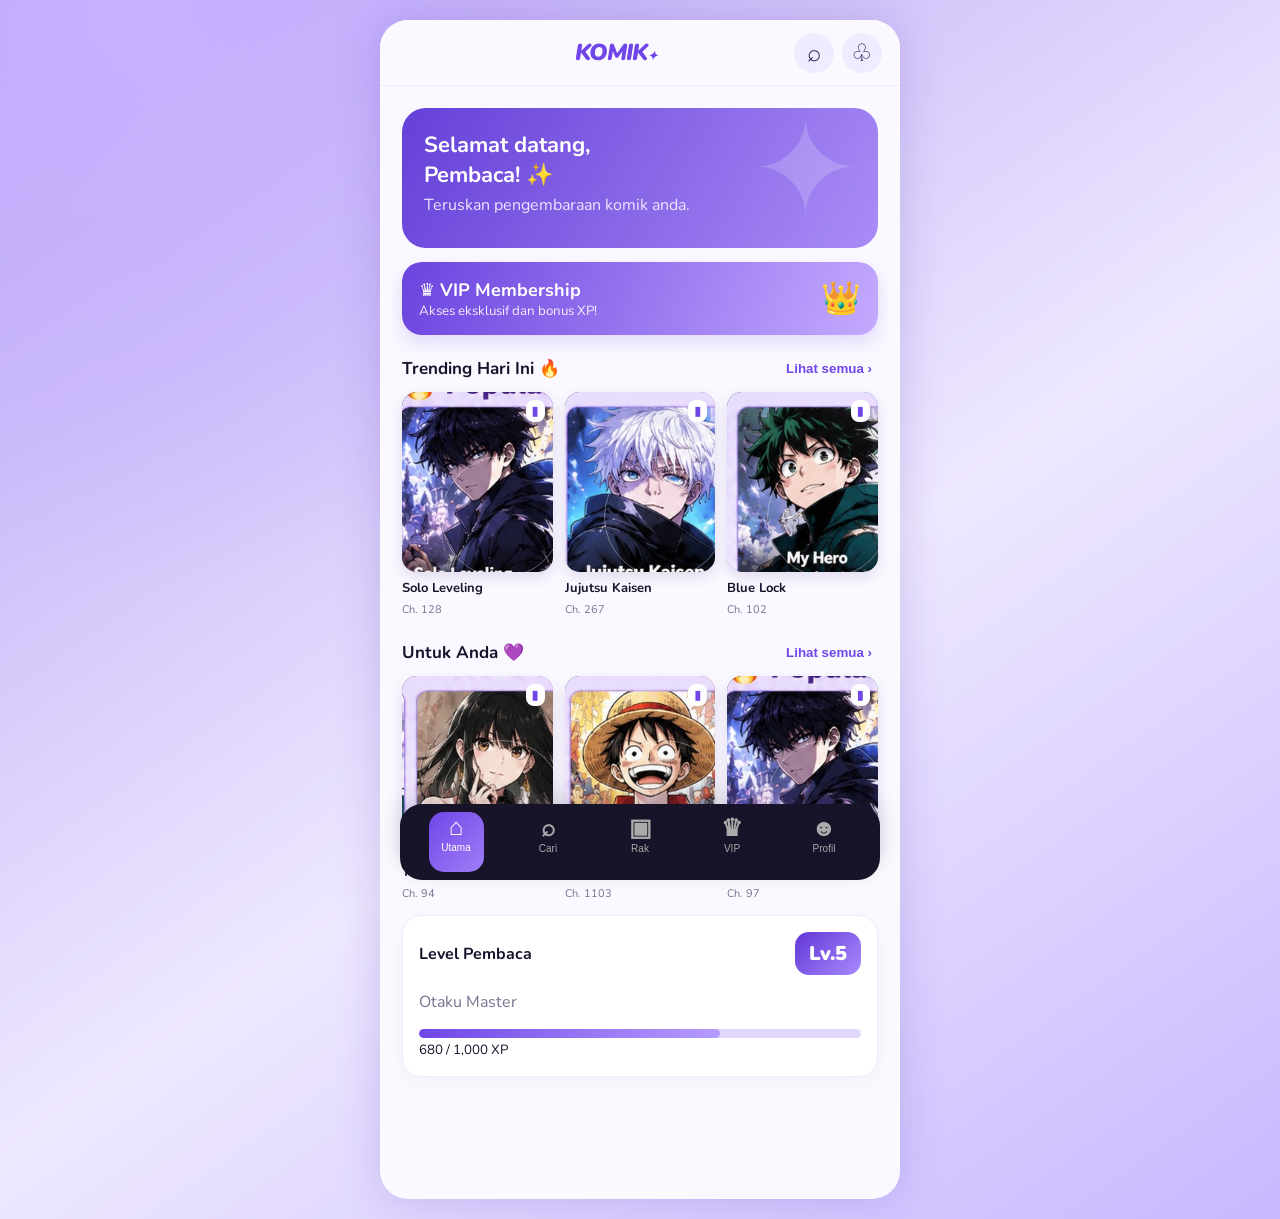
<file: index.html>
<!doctype html>
<html lang="ms">
<head>
<meta charset="utf-8"><meta name="viewport" content="width=device-width,initial-scale=1,viewport-fit=cover">
<meta name="theme-color" content="#7650e8"><meta name="description" content="KOMIK — Baca, nikmati, naik level.">
<link rel="manifest" href="manifest.webmanifest"><link rel="icon" href="icon.svg">
<link rel="stylesheet" href="style.css"><title>KOMIK</title>
</head>
<body>
<div class="app-shell">
<header class="topbar"><button class="icon-btn" id="backBtn" aria-label="Kembali">‹</button><div class="brand">KOMIK<span>✦</span></div><div class="top-actions"><button class="icon-btn" id="searchBtn">⌕</button><button class="icon-btn" id="notifBtn">♧</button></div></header>
<main id="view" aria-live="polite"></main>
<nav class="bottom-nav">
<button data-page="home" class="nav-item active"><b>⌂</b><small>Utama</small></button>
<button data-page="search" class="nav-item"><b>⌕</b><small>Cari</small></button>
<button data-page="library" class="nav-item"><b>▣</b><small>Rak</small></button>
<button data-page="vip" class="nav-item"><b>♛</b><small>VIP</small></button>
<button data-page="profile" class="nav-item"><b>☻</b><small>Profil</small></button>
</nav>
</div>
<div id="toast" class="toast"></div>
<script src="app.js"></script>
</body></html>
</file>
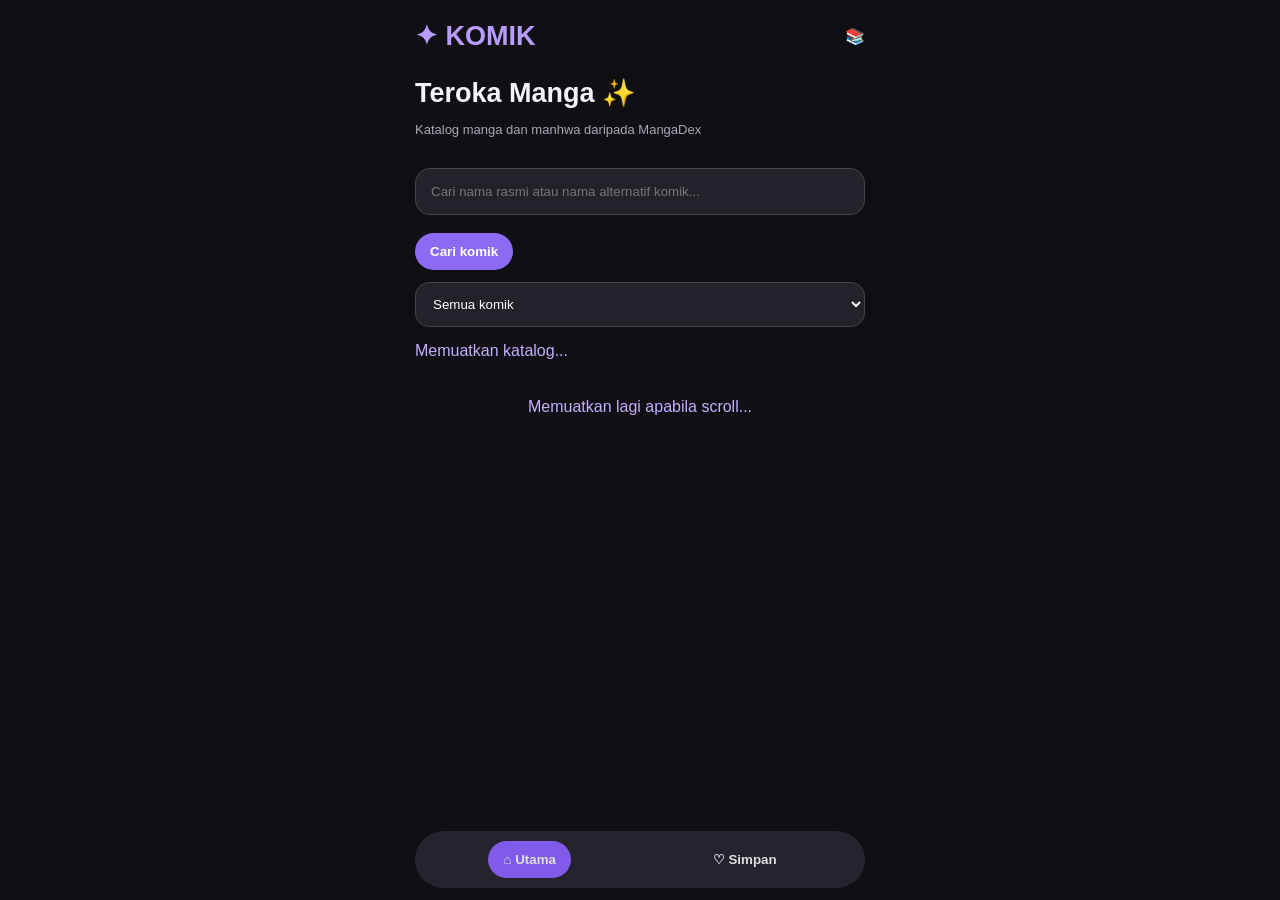
<file: app/src/main/assets/index.html>
<!DOCTYPE html>
<html lang="ms">
<head>
<meta charset="UTF-8">
<meta name="viewport" content="width=device-width,initial-scale=1">
<meta name="theme-color" content="#101014">
<title>KOMIK</title>
<style>
*{box-sizing:border-box}
body{margin:0;background:#101014;color:#f4f2fa;font-family:Arial,sans-serif}
.app{max-width:480px;margin:auto;padding:20px 15px 90px}
header{display:flex;justify-content:space-between;align-items:center}
.logo{font-size:27px;font-weight:900;color:#b99cff}
h1{font-size:27px;margin:25px 0 5px}
p{color:#aaa5b7;font-size:13px}
input{width:100%;padding:15px;border-radius:15px;border:1px solid #444;background:#22222b;color:white;margin:18px 0}
button{border:0;padding:11px 15px;border-radius:20px;background:#8c6af2;color:white;font-weight:bold}
.grid{display:grid;grid-template-columns:repeat(2,1fr);gap:13px;margin-top:18px}
.book{background:#1d1c25;padding:9px;border-radius:16px;overflow:hidden}
.book img{width:100%;height:190px;object-fit:cover;border-radius:11px;background:#302943}
.book b{display:block;margin:9px 0;font-size:14px}
.book small{color:#aaa5b7}
.page{display:none}.page.active{display:block}
.nav{position:fixed;bottom:12px;left:50%;transform:translateX(-50%);width:94%;max-width:450px;background:#25232e;border-radius:35px;padding:10px;display:flex;justify-content:space-around}
.nav button{background:transparent;color:#ddd}
.nav button.active{background:#805bea}
.item{padding:15px;background:#201e29;border-radius:13px;margin:9px 0}
.reader img{width:100%;display:block}
#status{color:#c5adff;margin:15px 0}
</style>
</head>
<body>
<main class="app">
<header><div class="logo">✦ KOMIK</div><span>📚</span></header>

<section id="home" class="page active">
<h1>Teroka Manga ✨</h1>
<p>Katalog manga dan manhwa daripada MangaDex</p>
<input id="query" placeholder="Cari nama rasmi atau nama alternatif komik..." onkeydown="if(event.key==='Enter')search()">
<button onclick="search()">Cari komik</button>
<select id="category" onchange="search()" style="width:100%;padding:13px;border-radius:14px;background:#22222b;color:white;border:1px solid #444;margin-top:12px">
<option value="">Semua komik</option>
<option value="ja">🇯🇵 Manga</option>
<option value="ko">🇰🇷 Manhwa</option>
<option value="zh">🇨🇳 Manhua</option>
</select>
<div id="status">Memuatkan katalog...</div>
<div class="grid" id="books"></div>
<div id="catalogSentinel" style="text-align:center;padding:20px;color:#c5adff">Memuatkan lagi apabila scroll...</div>
</section>

<section id="details" class="page">
<button onclick="go('home')">← Kembali</button>
<div id="detail"></div>
<h2>Senarai Chapter</h2>
<div id="chapters"></div>
</section>

<section id="reader" class="page">
<button onclick="go('details')">← Kembali</button>
<h2 id="readerTitle">Pembaca KOMIK</h2>
<div id="readerPages" class="reader"></div>
</section>

<section id="saved" class="page">
<h1>Bookmark ♡</h1>
<div id="savedBooks"></div>
</section>
</main>

<nav class="nav">
<button class="active" onclick="go('home')">⌂ Utama</button>
<button onclick="go('saved')">♡ Simpan</button>
</nav>

<script>
const API='https://api.mangadex.org';
let currentManga=null;
let saved=JSON.parse(localStorage.getItem('mdsaved')||'[]');

function api(path){
 return new Promise((resolve,reject)=>{
  try{
   const result=MangaApi.get(path);
   const data=JSON.parse(result);
   if(data.error) reject(Error(data.error));
   else resolve(data);
  }catch(e){reject(e)}
 });
}

function go(id){
 document.querySelectorAll('.page').forEach(x=>x.classList.remove('active'));
 document.getElementById(id).classList.add('active');
 document.querySelectorAll('.nav button').forEach(x=>x.classList.remove('active'));
 window.scrollTo(0,0);
 if(id==='saved')renderSaved();
}

function titleOf(m){
 const t=m.attributes.title||{};
 return t.en||Object.values(t)[0]||'Unknown title';
}

function coverOf(m){
 const rel=(m.relationships||[]).find(x=>x.type==='cover_art');
 if(!rel)return '';
 const file=rel.attributes?.fileName;
 return file?'https://uploads.mangadex.org/covers/'+m.id+'/'+file+'.256.jpg':'';
}

function originInfo(m){
 const lang=(m.attributes?.originalLanguage||'').toLowerCase();
 if(lang==='ja') return {flag:'🇯🇵',label:'MANGA',country:'Jepun'};
 if(lang==='ko') return {flag:'🇰🇷',label:'MANHWA',country:'Korea'};
 if(lang.startsWith('zh')) return {flag:'🇨🇳',label:'MANHUA',country:'China'};
 return {flag:'🌐',label:'TIDAK DIKETAHUI',country:'Asal tidak diketahui'};
}

function alternateTitlesOf(m){
 const titles=m.attributes?.altTitles||[];
 const main=titleOf(m).toLowerCase();
 return [...new Set(titles.flatMap(x=>Object.values(x||{}))
  .filter(x=>x&&x.toLowerCase()!==main))].slice(0,2);
}

function card(m){
 const name=titleOf(m);
 const aliases=alternateTitlesOf(m);
 const img=coverOf(m);
 const origin=originInfo(m);
 return `<div class="book">
 <div style="display:inline-block;background:#eadcff;color:#6336a5;padding:5px 9px;border-radius:12px;font-size:12px;font-weight:bold;margin-bottom:6px">${origin.flag} ${origin.label}</div>
 <img src="${img}" loading="lazy" alt="Cover">
 <b>${escapeHtml(name)}</b>
 <small>${origin.country}</small>
 ${aliases.length?`<small style="display:block;margin-top:5px;color:#c5adff">Nama lain: ${aliases.map(escapeHtml).join(' • ')}</small>`:''}
 <p><button onclick="openManga('${m.id}')">Lihat chapter</button>
 <button onclick="bookmark('${m.id}')">♡</button></p>
 </div>`;
}

function escapeHtml(s){
 return String(s).replace(/[&<>"']/g,c=>({'&':'&amp;','<':'&lt;','>':'&gt;','"':'&quot;',"'":'&#39;'}[c]));
}


let mangaOffset = 0;
const mangaLimit = 100;
let mangaQuery = '';
let mangaTotal = 0;\nlet mangaLoading = false;\nlet chapterLoading = false;

async function search(){
 mangaQuery=document.getElementById('query').value.trim();
 mangaOffset=0;
 document.getElementById('books').innerHTML='';
 await loadManga(false);
}

async function loadMore(){
 await loadManga(true);
}

async function loadManga(append){
 if(mangaLoading) return;
 mangaLoading=true;

 const status=document.getElementById('status');
 const books=document.getElementById('books');
 const sentinel=document.getElementById('catalogSentinel');

 status.textContent='Sedang memuatkan komik...';
 sentinel.textContent='Memuatkan...';

 try{
  const category=document.getElementById('category').value;
  let lang='';
  if(category==='ja') lang='&originalLanguage[]=ja';
  if(category==='ko') lang='&originalLanguage[]=ko';
  if(category==='zh') lang='&originalLanguage[]=zh&originalLanguage[]=zh-hk&originalLanguage[]=zh-ro';

  const path='/manga?limit=100&offset='+mangaOffset+
   '&includes[]=cover_art&order[followedCount]=desc'+
   '&contentRating[]=safe&contentRating[]=suggestive'+
   lang+
   (mangaQuery?'&title='+encodeURIComponent(mangaQuery):'');

  const result=await api(path);
  const items=result.data||[];
  mangaTotal=result.total||0;

  if(!append) books.innerHTML='';

  if(items.length){
   books.insertAdjacentHTML('beforeend',items.map(card).join(''));
  }

  mangaOffset+=items.length;

  status.textContent='Ditemui '+books.querySelectorAll('.book').length+
   ' daripada '+mangaTotal+' tajuk';

  if(!items.length && !append){
   books.innerHTML='<p>Tiada tajuk ditemui.</p>';
  }

  if(mangaOffset>=mangaTotal || !items.length){
   sentinel.textContent='Semua tajuk yang tersedia telah dimuatkan.';
   sentinel.dataset.done='yes';
  }else{
   sentinel.textContent='Scroll ke bawah untuk memuatkan lagi komik';
   sentinel.dataset.done='no';
   if(catalogObserver) catalogObserver.observe(sentinel);
  }
 }catch(e){
  status.textContent='Gagal: '+e.message;
  sentinel.textContent='Gagal memuatkan. Scroll atau cuba cari semula.';
 }finally{
  mangaLoading=false;
 }
}

let chapterOffset = 0;
let chapterTotal = 0;

async function openManga(id){
 go('details');
 currentManga=id;
 chapterOffset=0;
 chapterTotal=0;
 document.getElementById('detail').innerHTML='<p>Memuatkan maklumat...</p>';
 document.getElementById('chapters').innerHTML='';
 try{
  const m=await api('/manga/'+id+'?includes[]=cover_art');
  const x=m.data;
  document.getElementById('detail').innerHTML=
   `<h1>${escapeHtml(titleOf(x))}</h1>
   <img style="width:145px;border-radius:12px" src="${coverOf(x)}">
   <p>${escapeHtml(x.attributes.description?.en||'Tiada sinopsis tersedia.')}</p>
   <button onclick="bookmark('${id}')">♡ Bookmark</button>`;
  await loadChapters(id,false);
 }catch(e){
  document.getElementById('detail').innerHTML='<p>Gagal memuatkan: '+escapeHtml(e.message)+'</p>';
 }
}

async function loadChapters(id,append=false){
 if(chapterLoading) return;
 chapterLoading=true;

 const el=document.getElementById('chapters');
 const oldSentinel=document.getElementById('chapterSentinel');
 if(oldSentinel) oldSentinel.remove();

 if(!append) el.innerHTML='<p>Memuatkan chapter...</p>';

 try{
  const path='/manga/'+id+'/feed?limit=100&offset='+chapterOffset+
   '&translatedLanguage[]=id&translatedLanguage[]=en&order[chapter]=desc';

  const feed=await api(path);
  if(id!==currentManga) return;

  const items=feed.data||[];
  chapterTotal=feed.total||0;

  if(!append) el.innerHTML='';

  const html=items.map(c=>
   `<div class="item">
   <b>Chapter ${escapeHtml(c.attributes.chapter||'?')}</b>
   <p>${escapeHtml(c.attributes.title||'')}</p>
   <button onclick="readChapter('${c.id}')">Baca</button>
   </div>`
  ).join('');

  el.insertAdjacentHTML('beforeend',html);
  chapterOffset+=items.length;

  if(!chapterOffset){
   el.innerHTML='<p>Belum ada chapter tersedia.</p>';
  }else if(chapterOffset<chapterTotal && items.length){
   el.insertAdjacentHTML('beforeend',
    '<div id="chapterSentinel" style="text-align:center;padding:20px;color:#c5adff">Scroll untuk memuatkan chapter seterusnya...</div>');
   if(chapterObserver) chapterObserver.observe(document.getElementById('chapterSentinel'));
  }else{
   el.insertAdjacentHTML('beforeend',
    '<p>Semua chapter yang tersedia telah dimuatkan.</p>');
  }
 }catch(e){
  el.insertAdjacentHTML('beforeend',
   '<p>Gagal memuatkan chapter: '+escapeHtml(e.message)+'</p>');
 }finally{
  chapterLoading=false;
 }
}

async function readChapter(id){
 go('reader');
 document.getElementById('readerPages').innerHTML='<p>Memuatkan halaman...</p>';
 try{
  const result=await api('/at-home/server/'+id);
  const ch=result.chapter;
  const files=ch.dataSaver?.length?ch.dataSaver:ch.data;
  const quality=ch.dataSaver?.length?'data-saver':'data';
  document.getElementById('readerPages').innerHTML=files.map(f=>
   `<img loading="lazy" src="${result.baseUrl}/${quality}/${ch.hash}/${encodeURIComponent(f)}">`
  ).join('');
 }catch(e){
  document.getElementById('readerPages').innerHTML='<p>Gagal memuatkan halaman: '+escapeHtml(e.message)+'</p>';
 }
}

function bookmark(id){
 saved=saved.includes(id)?saved.filter(x=>x!==id):[...saved,id];
 localStorage.setItem('mdsaved',JSON.stringify(saved));
 alert('Bookmark dikemaskini');
}

async function renderSaved(){
 const el=document.getElementById('savedBooks');
 el.innerHTML='<p>Memuatkan bookmark...</p>';
 if(!saved.length){el.innerHTML='<p>Belum ada bookmark.</p>';return}
 try{
  const result=await api('/manga?limit=100&ids[]='+saved.join('&ids[]=')+'&includes[]=cover_art');
  el.innerHTML='<div class="grid">'+result.data.map(card).join('')+'</div>';
 }catch(e){el.innerHTML='<p>'+escapeHtml(e.message)+'</p>'}
}


let catalogObserver=null;
let chapterObserver=null;

if('IntersectionObserver' in window){
 catalogObserver=new IntersectionObserver(entries=>{
  if(entries.some(x=>x.isIntersecting) &&
     document.getElementById('home').classList.contains('active') &&
     document.getElementById('catalogSentinel').dataset.done!=='yes'){
   loadManga(true);
  }
 },{rootMargin:'500px'});

 chapterObserver=new IntersectionObserver(entries=>{
  if(entries.some(x=>x.isIntersecting) &&
     document.getElementById('details').classList.contains('active') &&
     currentManga){
   loadChapters(currentManga,true);
  }
 },{rootMargin:'500px'});
}else{
 window.addEventListener('scroll',()=>{
  if(window.innerHeight+window.scrollY>=document.body.offsetHeight-500){
   if(document.getElementById('home').classList.contains('active')) loadManga(true);
   if(document.getElementById('details').classList.contains('active') && currentManga) loadChapters(currentManga,true);
  }
 });
}

search();
</script>
</body>
</html>
</file>
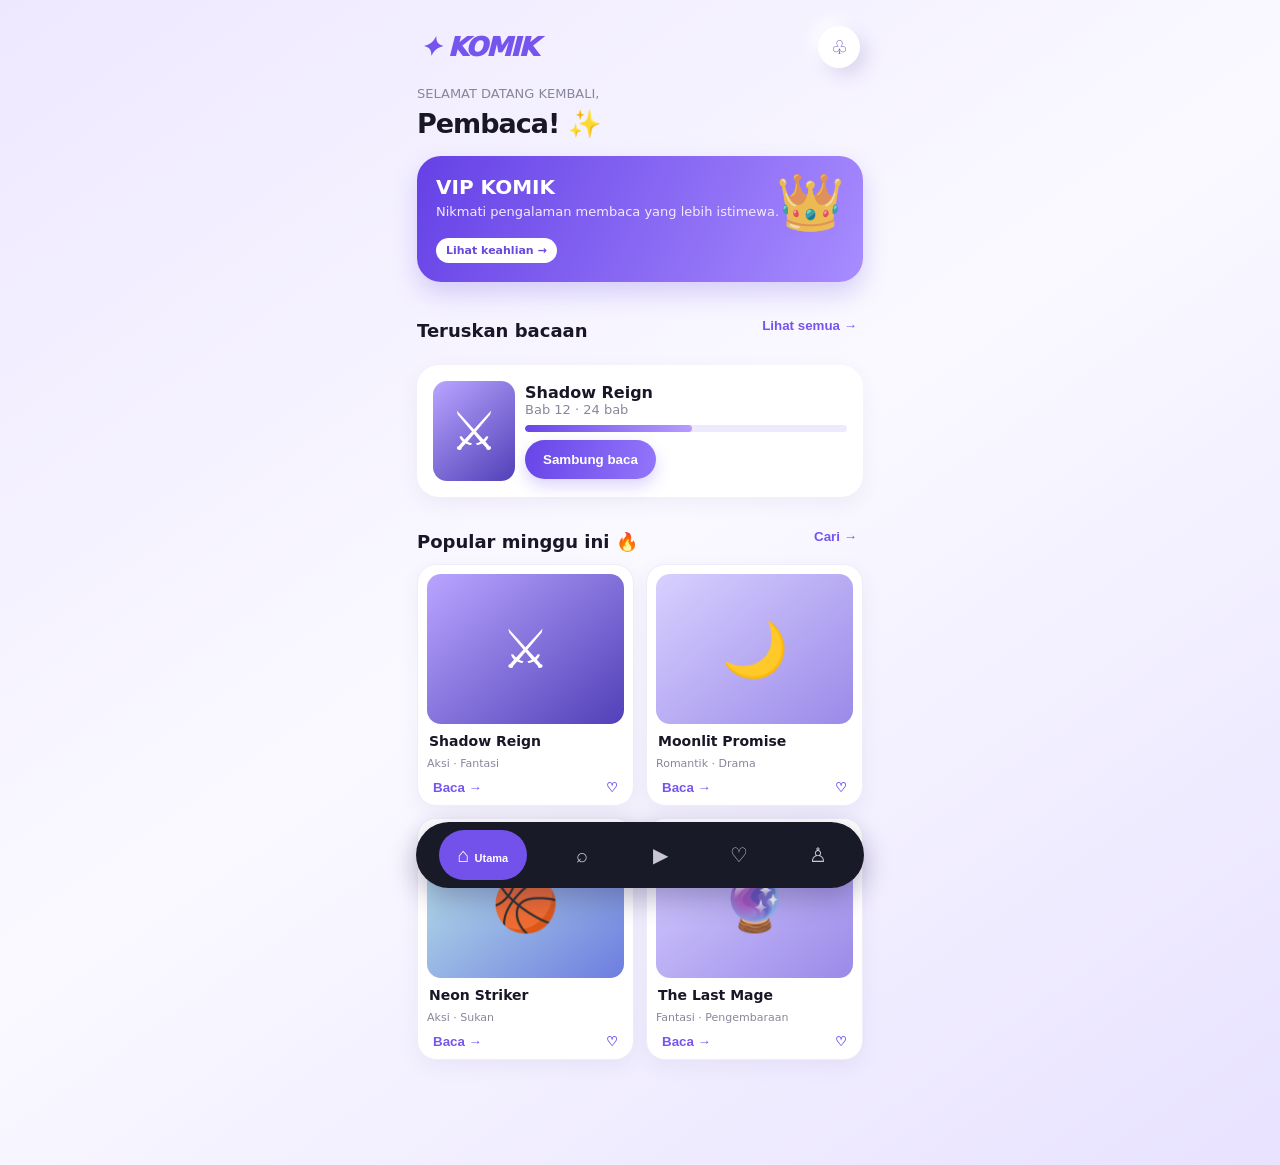
<file: preview.html>
<!doctype html>
<html lang="ms"><head><meta charset="utf-8"><meta name="viewport" content="width=device-width,initial-scale=1,maximum-scale=1,user-scalable=no"><meta name="theme-color" content="#7655ee"><title>KOMIK</title>
<style>
:root{--p:#7655ee;--p2:#a88bff;--ink:#191727;--muted:#89869b;--bg:#f5f2ff;--white:#fff;--line:#ebe7f6}
*{box-sizing:border-box}body{margin:0;background:linear-gradient(145deg,#eee8ff,#faf9ff 48%,#e8e2ff);font-family:Inter,system-ui,-apple-system,Segoe UI,sans-serif;color:var(--ink)}
.app{max-width:480px;min-height:100dvh;margin:auto;padding:18px 17px 105px;position:relative}
header{display:flex;align-items:center;justify-content:space-between;padding:8px 3px 18px}.logo{font-weight:950;font-size:26px;letter-spacing:-1.5px;color:var(--p);font-style:italic}.circle{border:0;width:42px;height:42px;border-radius:50%;background:#fff;box-shadow:7px 7px 18px #dcd5ef,-5px -5px 16px #fff;color:#6250b9;font-size:19px}
h1{font-size:27px;letter-spacing:-1px;margin:7px 0 4px}h2{font-size:18px;margin:22px 0 12px}p{margin:0;color:var(--muted);font-size:13px}
.hero{background:linear-gradient(115deg,#6541e6,#a88cff);border-radius:24px;padding:19px;color:white;box-shadow:0 12px 25px #8b70e64a;position:relative;overflow:hidden;margin:16px 0}
.hero p{color:#f0eaff}.hero strong{font-size:20px;display:block;margin-bottom:5px}.hero .crown{position:absolute;right:18px;top:14px;font-size:55px;opacity:.8}
.section-head{display:flex;align-items:center;justify-content:space-between}.link{border:0;background:none;color:var(--p);font-weight:700}
.cards{display:grid;grid-template-columns:repeat(2,minmax(0,1fr));gap:12px}.book{background:#fff;border:1px solid #f0ecfa;border-radius:19px;padding:9px;box-shadow:0 7px 20px #4c3a8010;min-width:0}.cover{height:150px;border-radius:14px;display:flex;align-items:center;justify-content:center;font-size:54px;background:linear-gradient(140deg,#b9a5ff,#5140b8);color:white;overflow:hidden}.cover.alt{background:linear-gradient(140deg,#d8d0ff,#9b8ae9)}.cover.mint{background:linear-gradient(140deg,#bde9e8,#6d7de0)}.book b{display:block;font-size:14px;margin:9px 2px 3px}.book small{color:var(--muted);font-size:11px}.row{display:flex;gap:10px;align-items:center}.progress{height:7px;background:#eeeafd;border-radius:10px;overflow:hidden;margin:8px 0}.progress i{display:block;height:100%;background:linear-gradient(90deg,#6846e8,#b69cff);border-radius:10px}.wide{background:white;border-radius:22px;padding:16px;box-shadow:0 7px 20px #4c3a8010;margin:12px 0}.primary{border:0;border-radius:30px;padding:12px 18px;background:linear-gradient(100deg,#6745e8,#9276fa);color:white;font-weight:750;box-shadow:0 7px 16px #7655ee40}.secondary{border:1px solid #ded6f5;border-radius:30px;padding:11px 16px;background:white;color:#5c48b7;font-weight:700}
input{width:100%;border:1px solid #e5def8;border-radius:17px;padding:14px 16px;background:white;font-size:15px;outline:none;margin:8px 0 15px} .pill{display:inline-block;background:#f0ebff;color:#6b4de0;border-radius:20px;padding:6px 10px;font-size:11px;font-weight:800}
.nav{position:fixed;z-index:5;bottom:12px;left:50%;transform:translateX(-50%);width:min(448px,calc(100% - 26px));height:66px;border-radius:38px;background:#191a27;padding:7px;display:flex;justify-content:space-around;align-items:center;box-shadow:0 10px 28px #30235a55}.nav button{border:0;background:transparent;color:#c8c5d7;border-radius:28px;min-width:47px;height:50px;font-size:20px}.nav button.active{background:#7252eb;color:white;padding:0 15px;min-width:88px}.nav button span{font-size:11px;font-weight:700;margin-left:5px}
.page{display:none}.page.active{display:block}.statgrid{display:grid;grid-template-columns:repeat(3,1fr);gap:8px}.stat{text-align:center;background:#faf9ff;border-radius:16px;padding:13px 5px}.stat b{display:block;font-size:18px}.stat small{color:var(--muted);font-size:10px}.levelbadge{width:70px;height:70px;border-radius:23px;background:linear-gradient(145deg,#a68aff,#6444e4);display:grid;place-items:center;color:white;font-weight:900;font-size:24px;box-shadow:0 8px 18px #7655ee55}
.reader{background:#171522;color:white;border-radius:20px;min-height:62vh;padding:15px;display:flex;flex-direction:column;justify-content:space-between}.panelart{flex:1;margin:12px 0;background:linear-gradient(145deg,#32255f,#8b75db 55%,#e2d9ff);border-radius:14px;display:grid;place-items:center;font-size:90px}.reader p{color:#d4cbee}.toast{position:fixed;top:15px;left:50%;transform:translateX(-50%);background:#29243d;color:white;padding:11px 17px;border-radius:25px;display:none;z-index:9;font-size:13px}
</style></head><body><div class="toast" id="toast"></div><main class="app">
<header><div class="logo">✦ KOMIK</div><button class="circle" onclick="showToast('Tiada notifikasi baharu')">♧</button></header>
<section id="home" class="page active">
<p>SELAMAT DATANG KEMBALI,</p><h1>Pembaca! ✨</h1><div class="hero" onclick="go('vip')"><span class="crown">👑</span><strong>VIP KOMIK</strong><p>Nikmati pengalaman membaca yang lebih istimewa.</p><br><span class="pill" style="background:#fff;color:#6948dd">Lihat keahlian →</span></div>
<div class="section-head"><h2>Teruskan bacaan</h2><button class="link" onclick="go('saved')">Lihat semua →</button></div>
<div class="wide row"><div class="cover" style="width:82px;height:100px;flex-shrink:0">⚔️</div><div style="flex:1"><b>Shadow Reign</b><p>Bab 12 · 24 bab</p><div class="progress"><i style="width:52%"></i></div><button class="primary" onclick="openReader('Shadow Reign')">Sambung baca</button></div></div>
<div class="section-head"><h2>Popular minggu ini 🔥</h2><button class="link" onclick="go('search')">Cari →</button></div><div class="cards" id="homeBooks"></div>
</section>
<section id="search" class="page"><h1>Teroka komik</h1><p>Jumpa cerita kegemaran baharu.</p><input id="query" placeholder="🔎 Cari manga atau manhwa..." oninput="renderSearch()"><div class="section-head"><h2>Semua tajuk</h2><span class="pill">Katalog demo</span></div><div class="cards" id="searchBooks"></div></section>
<section id="reader" class="page"><div class="row" style="justify-content:space-between"><button class="circle" onclick="go('home')">←</button><b id="readerTitle">Shadow Reign</b><button class="circle" onclick="toggleBookmark(currentTitle)">♡</button></div><div class="reader"><div class="row" style="justify-content:space-between"><span class="pill">BAB DEMO</span><span id="chapterNo">Bab 1</span></div><div class="panelart">🌙⚔️</div><div><p style="text-align:center">Halaman contoh pembaca KOMIK</p><p style="text-align:center;margin:8px">Sambungan panel komik akan dipaparkan di sini apabila sumber berlesen disambungkan.</p></div><div class="row" style="justify-content:space-between;margin-top:15px"><button class="secondary" onclick="changeChapter(-1)">← Sebelum</button><button class="primary" onclick="changeChapter(1)">Seterusnya →</button></div></div></section>
<section id="saved" class="page"><h1>Bookmark ♡</h1><p>Senarai cerita yang anda simpan.</p><div class="cards" id="savedBooks" style="margin-top:18px"></div></section>
<section id="profile" class="page"><h1>Profil pembaca</h1><div class="wide row"><div class="levelbadge">Lv.<span id="levelNo">1</span></div><div style="flex:1"><b>Pembaca KOMIK</b><p id="xpText">0 / 100 XP</p><div class="progress"><i id="xpBar" style="width:0%"></i></div></div></div><div class="statgrid"><div class="stat"><b id="readCount">0</b><small>Bab dibaca</small></div><div class="stat"><b id="savedCount">0</b><small>Bookmark</small></div><div class="stat"><b id="vipState">Free</b><small>Keahlian</small></div></div><div class="wide" onclick="go('vip')"><div class="row"><span style="font-size:28px">👑</span><div style="flex:1"><b>VIP Membership</b><p>Buka pengalaman premium</p></div><span>→</span></div></div><div class="wide"><b>Bahasa aplikasi</b><p style="margin-top:5px">Bahasa Melayu ✓</p></div><div class="wide"><b>Pencapaian pembaca</b><p style="margin-top:5px">Teruskan membaca untuk kumpul XP dan naik level!</p></div></section>
<section id="vip" class="page"><button class="circle" onclick="go('profile')">←</button><div class="hero" style="text-align:center;padding:28px 18px"><div style="font-size:55px">👑</div><strong style="font-size:25px">KOMIK VIP</strong><p>Lebih banyak cerita, lebih seronok membaca.</p></div><div class="wide"><h2 style="margin-top:0">Manfaat VIP</h2><p style="line-height:2.2;color:#4d4960">✦ Pengalaman tanpa iklan<br>✦ Badge VIP eksklusif<br>✦ Bonus XP untuk setiap bab<br>✦ Akses kandungan premium apabila tersedia</p></div><div class="wide"><div class="section-head"><b>VIP bulanan</b><b style="color:var(--p)">RM 12.90</b></div><p style="margin:8px 0 15px">Harga contoh sahaja · tiada pembayaran sebenar</p><button class="primary" style="width:100%" onclick="activateVip()">Aktifkan VIP demo</button></div></section>
</main>
<nav class="nav"><button class="active" data-page="home" onclick="go('home')">⌂<span>Utama</span></button><button data-page="search" onclick="go('search')">⌕</button><button data-page="reader" onclick="go('reader')">▶</button><button data-page="saved" onclick="go('saved')">♡</button><button data-page="profile" onclick="go('profile')">♙</button></nav>
<script>
const books=[{t:"Shadow Reign",g:"Aksi · Fantasi",e:"⚔️",c:""},{t:"Moonlit Promise",g:"Romantik · Drama",e:"🌙",c:"alt"},{t:"Neon Striker",g:"Aksi · Sukan",e:"🏀",c:"mint"},{t:"The Last Mage",g:"Fantasi · Pengembaraan",e:"🔮",c:"alt"}];
let data=JSON.parse(localStorage.getItem('komikData')||'{"saved":[],"read":[],"vip":false,"chapter":1,"title":"Shadow Reign"}');let currentTitle=data.title||'Shadow Reign';
function persist(){localStorage.setItem('komikData',JSON.stringify(data));updateProfile()}
function showToast(s){let t=document.getElementById('toast');t.textContent=s;t.style.display='block';setTimeout(()=>t.style.display='none',1800)}
function go(id){document.querySelectorAll('.page').forEach(x=>x.classList.remove('active'));document.getElementById(id).classList.add('active');document.querySelectorAll('.nav button').forEach(x=>x.classList.toggle('active',x.dataset.page===id));if(id==='saved')renderSaved();if(id==='profile')updateProfile();if(id==='search')renderSearch();window.scrollTo(0,0)}
function card(b){return `<article class="book"><div class="cover ${b.c}">${b.e}</div><b>${b.t}</b><small>${b.g}</small><div class="row" style="justify-content:space-between;margin-top:8px"><button class="link" onclick="openReader('${b.t}')">Baca →</button><button class="link" onclick="toggleBookmark('${b.t}')">${data.saved.includes(b.t)?'♥':'♡'}</button></div></article>`}
function renderHome(){document.getElementById('homeBooks').innerHTML=books.map(card).join('')}
function renderSearch(){let q=(document.getElementById('query')?.value||'').toLowerCase();document.getElementById('searchBooks').innerHTML=books.filter(b=>(b.t+' '+b.g).toLowerCase().includes(q)).map(card).join('')||'<p>Tiada tajuk ditemui.</p>'}
function renderSaved(){document.getElementById('savedBooks').innerHTML=books.filter(b=>data.saved.includes(b.t)).map(card).join('')||'<p style="grid-column:1/-1">Belum ada bookmark. Tekan ♡ pada komik untuk simpan.</p>'}
function toggleBookmark(t){data.saved=data.saved.includes(t)?data.saved.filter(x=>x!==t):[...data.saved,t];persist();renderHome();renderSaved();showToast(data.saved.includes(t)?'Ditambah ke bookmark':'Bookmark dibuang')}
function openReader(t){currentTitle=t;data.title=t;document.getElementById('readerTitle').textContent=t;document.getElementById('chapterNo').textContent='Bab '+data.chapter;go('reader');persist()}
function changeChapter(n){data.chapter=Math.max(1,data.chapter+n);let key=currentTitle+'-'+data.chapter;if(n>0&&!data.read.includes(key)){data.read.push(key);let bonus=data.vip?15:10;data.xp=(data.xp||0)+bonus;showToast('+'+bonus+' XP · Bab ditanda dibaca')}document.getElementById('chapterNo').textContent='Bab '+data.chapter;persist()}
function updateProfile(){let xp=data.xp||0,level=1;while(xp>=level*100){xp-=level*100;level++}document.getElementById('levelNo').textContent=level;document.getElementById('xpText').textContent=xp+' / '+level*100+' XP';document.getElementById('xpBar').style.width=(xp/(level*100)*100)+'%';document.getElementById('readCount').textContent=data.read.length;document.getElementById('savedCount').textContent=data.saved.length;document.getElementById('vipState').textContent=data.vip?'VIP':'Free'}
function activateVip(){data.vip=true;persist();showToast('VIP demo diaktifkan!');go('profile')}
renderHome();updateProfile();
</script></body></html>
</file>
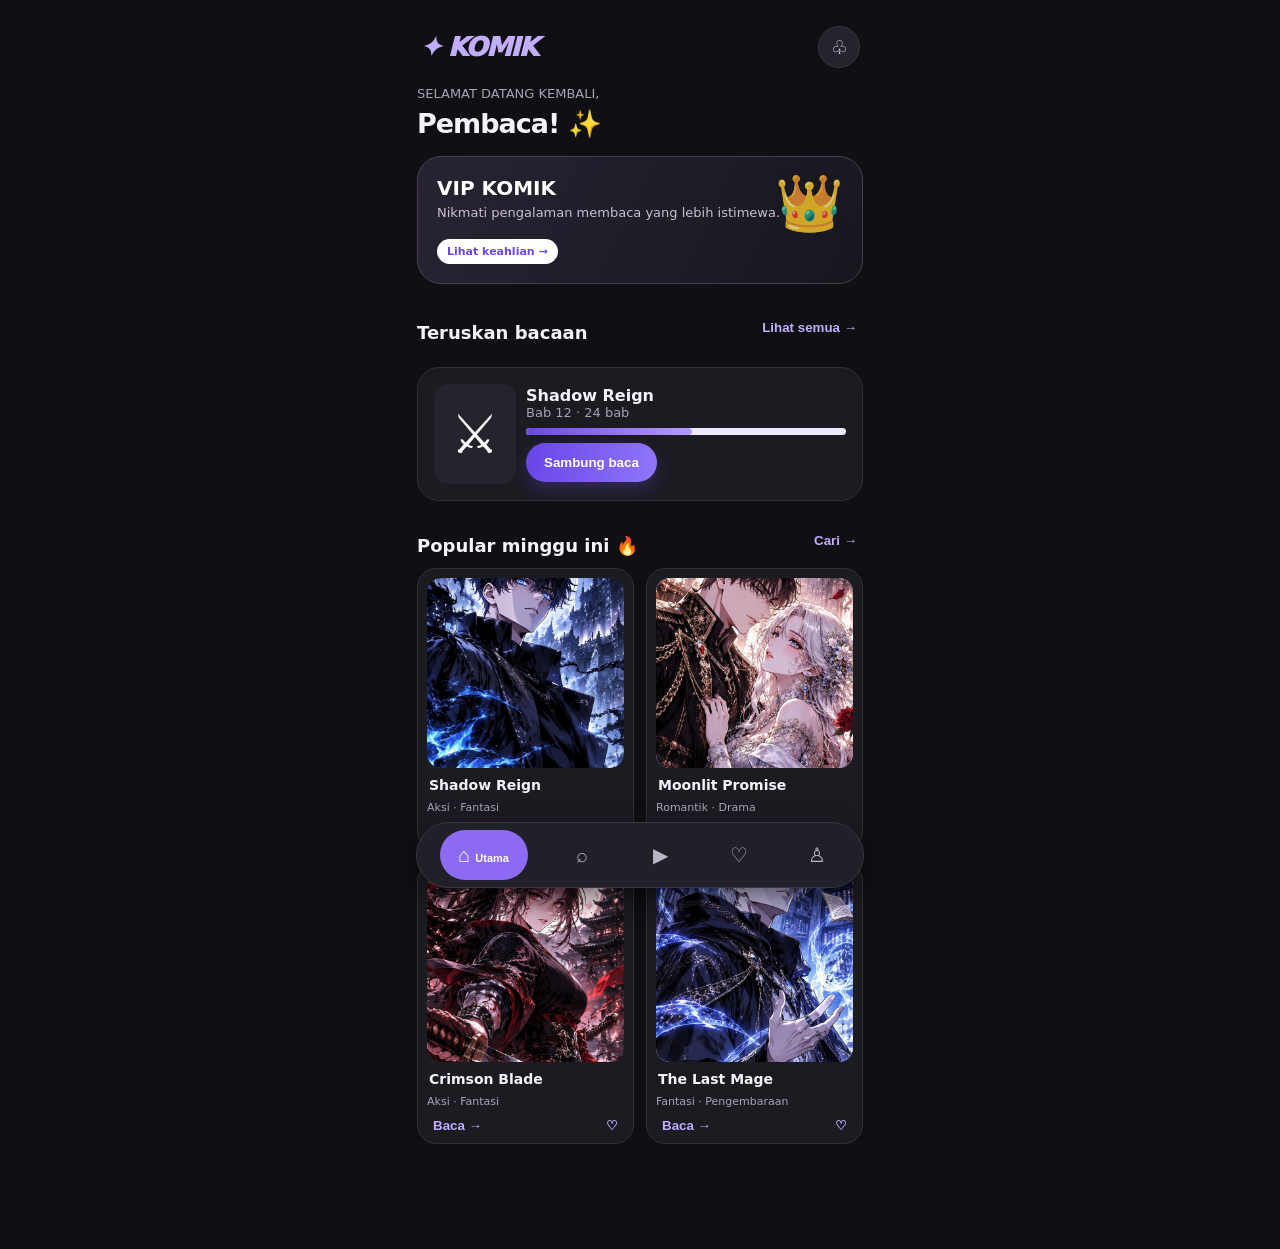
<file: app/src/main/assets/index-backup.html>
<!doctype html>
<html lang="ms"><head><meta charset="utf-8"><meta name="viewport" content="width=device-width,initial-scale=1,maximum-scale=1,user-scalable=no"><meta name="theme-color" content="#7655ee"><title>KOMIK</title>
<style>
:root{--p:#7655ee;--p2:#a88bff;--ink:#191727;--muted:#89869b;--bg:#f5f2ff;--white:#fff;--line:#ebe7f6}
*{box-sizing:border-box}body{margin:0;background:linear-gradient(145deg,#eee8ff,#faf9ff 48%,#e8e2ff);font-family:Inter,system-ui,-apple-system,Segoe UI,sans-serif;color:var(--ink)}
.app{max-width:480px;min-height:100dvh;margin:auto;padding:18px 17px 105px;position:relative}
header{display:flex;align-items:center;justify-content:space-between;padding:8px 3px 18px}.logo{font-weight:950;font-size:26px;letter-spacing:-1.5px;color:var(--p);font-style:italic}.circle{border:0;width:42px;height:42px;border-radius:50%;background:#fff;box-shadow:7px 7px 18px #dcd5ef,-5px -5px 16px #fff;color:#6250b9;font-size:19px}
h1{font-size:27px;letter-spacing:-1px;margin:7px 0 4px}h2{font-size:18px;margin:22px 0 12px}p{margin:0;color:var(--muted);font-size:13px}
.hero{background:linear-gradient(115deg,#6541e6,#a88cff);border-radius:24px;padding:19px;color:white;box-shadow:0 12px 25px #8b70e64a;position:relative;overflow:hidden;margin:16px 0}
.hero p{color:#f0eaff}.hero strong{font-size:20px;display:block;margin-bottom:5px}.hero .crown{position:absolute;right:18px;top:14px;font-size:55px;opacity:.8}
.section-head{display:flex;align-items:center;justify-content:space-between}.link{border:0;background:none;color:var(--p);font-weight:700}
.cards{display:grid;grid-template-columns:repeat(2,minmax(0,1fr));gap:12px}.book{background:#fff;border:1px solid #f0ecfa;border-radius:19px;padding:9px;box-shadow:0 7px 20px #4c3a8010;min-width:0}.cover{height:150px;border-radius:14px;display:flex;align-items:center;justify-content:center;font-size:54px;background:linear-gradient(140deg,#b9a5ff,#5140b8);color:white;overflow:hidden}.cover.alt{background:linear-gradient(140deg,#d8d0ff,#9b8ae9)}.cover.mint{background:linear-gradient(140deg,#bde9e8,#6d7de0)}.book b{display:block;font-size:14px;margin:9px 2px 3px}.book small{color:var(--muted);font-size:11px}.row{display:flex;gap:10px;align-items:center}.progress{height:7px;background:#eeeafd;border-radius:10px;overflow:hidden;margin:8px 0}.progress i{display:block;height:100%;background:linear-gradient(90deg,#6846e8,#b69cff);border-radius:10px}.wide{background:white;border-radius:22px;padding:16px;box-shadow:0 7px 20px #4c3a8010;margin:12px 0}.primary{border:0;border-radius:30px;padding:12px 18px;background:linear-gradient(100deg,#6745e8,#9276fa);color:white;font-weight:750;box-shadow:0 7px 16px #7655ee40}.secondary{border:1px solid #ded6f5;border-radius:30px;padding:11px 16px;background:white;color:#5c48b7;font-weight:700}
input{width:100%;border:1px solid #e5def8;border-radius:17px;padding:14px 16px;background:white;font-size:15px;outline:none;margin:8px 0 15px} .pill{display:inline-block;background:#f0ebff;color:#6b4de0;border-radius:20px;padding:6px 10px;font-size:11px;font-weight:800}
.nav{position:fixed;z-index:5;bottom:12px;left:50%;transform:translateX(-50%);width:min(448px,calc(100% - 26px));height:66px;border-radius:38px;background:#191a27;padding:7px;display:flex;justify-content:space-around;align-items:center;box-shadow:0 10px 28px #30235a55}.nav button{border:0;background:transparent;color:#c8c5d7;border-radius:28px;min-width:47px;height:50px;font-size:20px}.nav button.active{background:#7252eb;color:white;padding:0 15px;min-width:88px}.nav button span{font-size:11px;font-weight:700;margin-left:5px}
.page{display:none}.page.active{display:block}.statgrid{display:grid;grid-template-columns:repeat(3,1fr);gap:8px}.stat{text-align:center;background:#faf9ff;border-radius:16px;padding:13px 5px}.stat b{display:block;font-size:18px}.stat small{color:var(--muted);font-size:10px}.levelbadge{width:70px;height:70px;border-radius:23px;background:linear-gradient(145deg,#a68aff,#6444e4);display:grid;place-items:center;color:white;font-weight:900;font-size:24px;box-shadow:0 8px 18px #7655ee55}
.reader{background:#171522;color:white;border-radius:20px;min-height:62vh;padding:15px;display:flex;flex-direction:column;justify-content:space-between}.panelart{flex:1;margin:12px 0;background:linear-gradient(145deg,#32255f,#8b75db 55%,#e2d9ff);border-radius:14px;display:grid;place-items:center;font-size:90px}.reader p{color:#d4cbee}.toast{position:fixed;top:15px;left:50%;transform:translateX(-50%);background:#29243d;color:white;padding:11px 17px;border-radius:25px;display:none;z-index:9;font-size:13px}

/* KOMIK premium dark redesign */
:root{--p:#9b7bff;--p2:#c2adff;--ink:#f4f2fa;--muted:#a7a3b4;--bg:#101014;--white:#1b1b22;--line:#30303a}
body{background:#101014;color:#f4f2fa}.app{background:#101014}.logo{color:#c2adff}.circle{background:#24242d;color:#e5dcff;box-shadow:none;border:1px solid #353541}
h1,h2,b{color:#f4f2fa}.hero{background:linear-gradient(115deg,#282333,#17171e);border:1px solid #484052;box-shadow:none}.hero p{color:#c7c1d2}.book,.wide{background:#1b1b22;border:1px solid #30303a;box-shadow:none}.book small,.stat small{color:#aaa5b7}.stat{background:#24242d}.link{color:#c2adff}.nav{background:#202028;border:1px solid #373541;box-shadow:0 10px 28px #0008}.nav button{color:#b9b5c5}.nav button.active{background:#8c6af2;color:white}.reader{background:#08080c}.panelart{background:linear-gradient(145deg,#151c2b,#293c60 55%,#171522)}input{background:#22222b;color:#fff;border:1px solid #444452}.pill{background:#302943;color:#e2d7ff}.levelbadge{background:linear-gradient(145deg,#9b7bff,#4d3b82)}
.cover{background:#24242d}.cover-img{width:100%;height:100%;object-fit:cover;display:block;border-radius:14px}.book .cover{height:190px;padding:0}
</style></head><body><div class="toast" id="toast"></div><main class="app">
<header><div class="logo">✦ KOMIK</div><button class="circle" onclick="showToast('Tiada notifikasi baharu')">♧</button></header>
<section id="home" class="page active">
<p>SELAMAT DATANG KEMBALI,</p><h1>Pembaca! ✨</h1><div class="hero" onclick="go('vip')"><span class="crown">👑</span><strong>VIP KOMIK</strong><p>Nikmati pengalaman membaca yang lebih istimewa.</p><br><span class="pill" style="background:#fff;color:#6948dd">Lihat keahlian →</span></div>
<div class="section-head"><h2>Teruskan bacaan</h2><button class="link" onclick="go('saved')">Lihat semua →</button></div>
<div class="wide row"><div class="cover" style="width:82px;height:100px;flex-shrink:0">⚔️</div><div style="flex:1"><b>Shadow Reign</b><p>Bab 12 · 24 bab</p><div class="progress"><i style="width:52%"></i></div><button class="primary" onclick="openReader('Shadow Reign')">Sambung baca</button></div></div>
<div class="section-head"><h2>Popular minggu ini 🔥</h2><button class="link" onclick="go('search')">Cari →</button></div><div class="cards" id="homeBooks"></div>
</section>
<section id="search" class="page"><h1>Teroka komik</h1><p>Jumpa cerita kegemaran baharu.</p><input id="query" placeholder="🔎 Cari manga atau manhwa..." oninput="renderSearch()"><div class="section-head"><h2>Semua tajuk</h2><span class="pill">Katalog demo</span></div><div class="cards" id="searchBooks"></div></section>
<section id="reader" class="page"><div class="row" style="justify-content:space-between"><button class="circle" onclick="go('home')">←</button><b id="readerTitle">Shadow Reign</b><button class="circle" onclick="toggleBookmark(currentTitle)">♡</button></div><div class="reader"><div class="row" style="justify-content:space-between"><span class="pill">BAB DEMO</span><span id="chapterNo">Bab 1</span></div><div class="panelart">🌙⚔️</div><div><p style="text-align:center">Halaman contoh pembaca KOMIK</p><p style="text-align:center;margin:8px">Sambungan panel komik akan dipaparkan di sini apabila sumber berlesen disambungkan.</p></div><div class="row" style="justify-content:space-between;margin-top:15px"><button class="secondary" onclick="changeChapter(-1)">← Sebelum</button><button class="primary" onclick="changeChapter(1)">Seterusnya →</button></div></div></section>
<section id="saved" class="page"><h1>Bookmark ♡</h1><p>Senarai cerita yang anda simpan.</p><div class="cards" id="savedBooks" style="margin-top:18px"></div></section>
<section id="profile" class="page"><h1>Profil pembaca</h1><div class="wide row"><div class="levelbadge">Lv.<span id="levelNo">1</span></div><div style="flex:1"><b>Pembaca KOMIK</b><p id="xpText">0 / 100 XP</p><div class="progress"><i id="xpBar" style="width:0%"></i></div></div></div><div class="statgrid"><div class="stat"><b id="readCount">0</b><small>Bab dibaca</small></div><div class="stat"><b id="savedCount">0</b><small>Bookmark</small></div><div class="stat"><b id="vipState">Free</b><small>Keahlian</small></div></div><div class="wide" onclick="go('vip')"><div class="row"><span style="font-size:28px">👑</span><div style="flex:1"><b>VIP Membership</b><p>Buka pengalaman premium</p></div><span>→</span></div></div><div class="wide"><b>Bahasa aplikasi</b><p style="margin-top:5px">Bahasa Melayu ✓</p></div><div class="wide"><b>Pencapaian pembaca</b><p style="margin-top:5px">Teruskan membaca untuk kumpul XP dan naik level!</p></div></section>
<section id="vip" class="page"><button class="circle" onclick="go('profile')">←</button><div class="hero" style="text-align:center;padding:28px 18px"><div style="font-size:55px">👑</div><strong style="font-size:25px">KOMIK VIP</strong><p>Lebih banyak cerita, lebih seronok membaca.</p></div><div class="wide"><h2 style="margin-top:0">Manfaat VIP</h2><p style="line-height:2.2;color:#4d4960">✦ Pengalaman tanpa iklan<br>✦ Badge VIP eksklusif<br>✦ Bonus XP untuk setiap bab<br>✦ Akses kandungan premium apabila tersedia</p></div><div class="wide"><div class="section-head"><b>VIP bulanan</b><b style="color:var(--p)">RM 12.90</b></div><p style="margin:8px 0 15px">Harga contoh sahaja · tiada pembayaran sebenar</p><button class="primary" style="width:100%" onclick="activateVip()">Aktifkan VIP demo</button></div></section>
</main>
<nav class="nav"><button class="active" data-page="home" onclick="go('home')">⌂<span>Utama</span></button><button data-page="search" onclick="go('search')">⌕</button><button data-page="reader" onclick="go('reader')">▶</button><button data-page="saved" onclick="go('saved')">♡</button><button data-page="profile" onclick="go('profile')">♙</button></nav>
<script>
const books=[{t:"Shadow Reign",g:"Aksi · Fantasi",e:"⚔️",c:"",img:"shadow-reign.jpg"},{t:"Moonlit Promise",g:"Romantik · Drama",e:"🌙",c:"alt",img:"moonlit-promise.jpg"},{t:"Crimson Blade",g:"Aksi · Fantasi",e:"🗡️",c:"",img:"crimson-blade.jpg"},{t:"The Last Mage",g:"Fantasi · Pengembaraan",e:"🔮",c:"alt",img:"last-mage.jpg"}];
let data=JSON.parse(localStorage.getItem('komikData')||'{"saved":[],"read":[],"vip":false,"chapter":1,"title":"Shadow Reign"}');let currentTitle=data.title||'Shadow Reign';
function persist(){localStorage.setItem('komikData',JSON.stringify(data));updateProfile()}
function showToast(s){let t=document.getElementById('toast');t.textContent=s;t.style.display='block';setTimeout(()=>t.style.display='none',1800)}
function go(id){document.querySelectorAll('.page').forEach(x=>x.classList.remove('active'));document.getElementById(id).classList.add('active');document.querySelectorAll('.nav button').forEach(x=>x.classList.toggle('active',x.dataset.page===id));if(id==='saved')renderSaved();if(id==='profile')updateProfile();if(id==='search')renderSearch();window.scrollTo(0,0)}
function card(b){return `<article class="book"><div class="cover ${b.c}"><img class="cover-img" src="${b.img}" alt="Cover ${b.t}"></div><b>${b.t}</b><small>${b.g}</small><div class="row" style="justify-content:space-between;margin-top:8px"><button class="link" onclick="openReader('${b.t}')">Baca →</button><button class="link" onclick="toggleBookmark('${b.t}')">${data.saved.includes(b.t)?'♥':'♡'}</button></div></article>`}
function renderHome(){document.getElementById('homeBooks').innerHTML=books.map(card).join('')}
function renderSearch(){let q=(document.getElementById('query')?.value||'').toLowerCase();document.getElementById('searchBooks').innerHTML=books.filter(b=>(b.t+' '+b.g).toLowerCase().includes(q)).map(card).join('')||'<p>Tiada tajuk ditemui.</p>'}
function renderSaved(){document.getElementById('savedBooks').innerHTML=books.filter(b=>data.saved.includes(b.t)).map(card).join('')||'<p style="grid-column:1/-1">Belum ada bookmark. Tekan ♡ pada komik untuk simpan.</p>'}
function toggleBookmark(t){data.saved=data.saved.includes(t)?data.saved.filter(x=>x!==t):[...data.saved,t];persist();renderHome();renderSaved();showToast(data.saved.includes(t)?'Ditambah ke bookmark':'Bookmark dibuang')}
function openReader(t){currentTitle=t;data.title=t;document.getElementById('readerTitle').textContent=t;document.getElementById('chapterNo').textContent='Bab '+data.chapter;go('reader');persist()}
function changeChapter(n){data.chapter=Math.max(1,data.chapter+n);let key=currentTitle+'-'+data.chapter;if(n>0&&!data.read.includes(key)){data.read.push(key);let bonus=data.vip?15:10;data.xp=(data.xp||0)+bonus;showToast('+'+bonus+' XP · Bab ditanda dibaca')}document.getElementById('chapterNo').textContent='Bab '+data.chapter;persist()}
function updateProfile(){let xp=data.xp||0,level=1;while(xp>=level*100){xp-=level*100;level++}document.getElementById('levelNo').textContent=level;document.getElementById('xpText').textContent=xp+' / '+level*100+' XP';document.getElementById('xpBar').style.width=(xp/(level*100)*100)+'%';document.getElementById('readCount').textContent=data.read.length;document.getElementById('savedCount').textContent=data.saved.length;document.getElementById('vipState').textContent=data.vip?'VIP':'Free'}
function activateVip(){data.vip=true;persist();showToast('VIP demo diaktifkan!');go('profile')}
renderHome();updateProfile();
</script></body></html>
</file>
<file: style.css>
@import url('https://fonts.googleapis.com/css2?family=Nunito:wght@400;600;700;800;900&display=swap');
:root{--purple:#7046e8;--purple2:#9b7af4;--ink:#17132d;--muted:#77718f;--bg:#f3efff;--line:#ece7fb}
*{box-sizing:border-box}body{margin:0;background:radial-gradient(circle at 10% 0,#c7b2ff 0,transparent 35%),linear-gradient(145deg,#b6a0f5,#eee8ff 55%,#c8b8ff);font-family:Nunito,system-ui;color:var(--ink);min-height:100vh}.app-shell{max-width:520px;min-height:100vh;margin:auto;background:#faf9ff;position:relative;padding-bottom:88px;box-shadow:0 0 45px #4d2da833}.topbar{height:66px;padding:0 18px;display:flex;align-items:center;justify-content:space-between;background:#faf9ffed;position:sticky;top:0;z-index:5;border-bottom:1px solid #eee9fb}.brand{font-weight:1000;font-size:23px;font-style:italic;color:var(--purple);letter-spacing:-1px}.brand span{font-size:12px}.top-actions{display:flex;gap:8px}.icon-btn{border:0;background:#f0ebff;color:#2c2154;border-radius:50%;width:40px;height:40px;font-size:24px;cursor:pointer}.topbar #backBtn{visibility:hidden}.content{padding:18px 18px 24px}.welcome{padding:22px;border-radius:24px;background:linear-gradient(120deg,#6540d8,#a98cf6);color:white;position:relative;overflow:hidden;min-height:140px}.welcome:after{content:"✦";position:absolute;font-size:130px;right:18px;top:-25px;color:#ffffff30}.welcome h2{font-size:22px;margin:0 0 4px}.welcome p{margin:0;color:#eee6ff}.vip-banner{margin:14px 0;padding:15px 17px;border-radius:20px;background:linear-gradient(110deg,#6b43df,#c4aaff);color:white;display:flex;align-items:center;justify-content:space-between;box-shadow:0 8px 18px #825be533}.vip-banner strong{font-size:18px}.vip-banner small{display:block;opacity:.9}.crown{font-size:32px}.section-head{display:flex;align-items:center;justify-content:space-between;margin:22px 0 12px}.section-head h3{margin:0;font-size:17px}.link{color:var(--purple);font-weight:800;border:0;background:none}.cards{display:grid;grid-template-columns:repeat(3,minmax(0,1fr));gap:12px}.comic-card{min-width:0;cursor:pointer}.cover{height:154px;border-radius:15px;background:linear-gradient(145deg,#211449,#7952e7 58%,#d4bfff);display:flex;align-items:center;justify-content:center;color:white;font-size:48px;position:relative;overflow:hidden;box-shadow:0 5px 14px #4b2c8c25}.cover:before{content:"";position:absolute;width:120px;height:120px;border:1px solid #ffffff55;border-radius:50%;transform:translate(25px,35px)}.cover span{z-index:1;text-shadow:0 4px 10px #1a0c3c}.cover.c2{background:linear-gradient(140deg,#182d4b,#3c8ec7,#c7e8ff)}.cover.c3{background:linear-gradient(140deg,#421e28,#d65b6c,#f6c2a5)}.cover.c4{background:linear-gradient(140deg,#22213b,#7771b9,#d6cfff)}.cover.c5{background:linear-gradient(140deg,#142b27,#279b7e,#b4e7d4)}.cover.c6{background:linear-gradient(140deg,#37214c,#ad68df,#efcafa)}.bookmark{position:absolute;right:8px;top:8px;background:#fff;color:var(--purple);border-radius:8px;padding:2px 6px;font-size:13px}.comic-card h4{font-size:13px;margin:7px 0 0;white-space:nowrap;overflow:hidden;text-overflow:ellipsis}.comic-card small{color:var(--muted);font-size:11px}.bottom-nav{position:fixed;bottom:0;left:50%;transform:translateX(-50%);width:min(520px,100%);height:76px;padding:8px 10px calc(8px + env(safe-area-inset-bottom));background:#17142a;color:#aaa;border-radius:22px 22px 0 0;display:flex;justify-content:space-around;z-index:8;box-shadow:0 -8px 22px #1b123522}.nav-item{border:0;background:none;color:#aaa;display:flex;flex-direction:column;align-items:center;gap:1px;min-width:55px;cursor:pointer}.nav-item b{font-size:24px;line-height:29px}.nav-item small{font-size:10px}.nav-item.active{color:white;background:linear-gradient(135deg,#7046e8,#a17df7);border-radius:15px;padding:0 12px}.progress{height:9px;background:#e0d7fb;border-radius:20px;overflow:hidden}.progress i{display:block;height:100%;background:linear-gradient(90deg,#7046e8,#b59cff);border-radius:20px}.panel{background:white;border:1px solid #f0ecfa;border-radius:20px;padding:16px;margin:12px 0;box-shadow:0 5px 18px #4c36700a}.row{display:flex;align-items:center;gap:14px}.row.between{justify-content:space-between}.avatar{width:64px;height:64px;border-radius:50%;background:linear-gradient(135deg,#8e6aee,#d9caff);display:grid;place-items:center;font-size:32px}.level-badge{background:linear-gradient(135deg,#6236d5,#a98bff);color:white;padding:8px 14px;border-radius:14px;font-weight:900;font-size:20px}.muted{color:var(--muted)}.pill{display:inline-block;background:#eee8ff;color:#6742d9;padding:6px 11px;border-radius:30px;font-size:12px;font-weight:800}.primary{border:0;background:linear-gradient(100deg,#7046e8,#a17af7);color:white;border-radius:14px;padding:13px 18px;font-weight:900;width:100%;cursor:pointer;font-family:inherit}.secondary{border:1px solid #ded4fa;background:white;color:#6441d5;border-radius:14px;padding:11px 15px;font-weight:800;font-family:inherit}.tabs{display:flex;gap:8px;overflow:auto;margin:14px 0}.tab{border:0;border-radius:30px;padding:8px 13px;background:#f0ecfa;color:#655b80;white-space:nowrap;font-weight:800}.tab.active{background:var(--purple);color:white}.search{width:100%;padding:14px 16px;border:1px solid #e5def7;border-radius:15px;font:inherit;outline-color:var(--purple)}.reader-art{height:55vh;min-height:340px;border-radius:18px;background:linear-gradient(150deg,#1a1336,#5633a8 55%,#b89cff);display:grid;place-items:center;color:white;text-align:center;padding:30px;font-size:26px}.reader-controls{display:flex;align-items:center;justify-content:space-between;margin-top:14px}.vip-art,.level-art{text-align:center;padding:25px 10px;background:linear-gradient(145deg,#f1eaff,#fff);border-radius:24px}.big-crown{font-size:84px;filter:drop-shadow(0 8px 8px #9b78e855)}.feature{padding:10px 0;border-bottom:1px solid var(--line)}.setting{padding:14px 0;border-bottom:1px solid var(--line);display:flex;justify-content:space-between}.toast{position:fixed;bottom:92px;left:50%;transform:translate(-50%,20px);opacity:0;background:#211a3c;color:white;padding:11px 18px;border-radius:30px;z-index:20;transition:.2s}.toast.show{opacity:1;transform:translate(-50%,0)}.empty{text-align:center;padding:40px 15px;color:var(--muted)}@media(min-width:600px){body{padding:20px 0}.app-shell{border-radius:28px;overflow:hidden;min-height:calc(100vh - 40px)}.bottom-nav{bottom:20px;border-radius:22px;width:480px}.content{padding:22px}.cover{height:180px}}
.cover img{width:100%;height:100%;object-fit:cover;display:block}.cover .bookmark{z-index:2}
</file>
